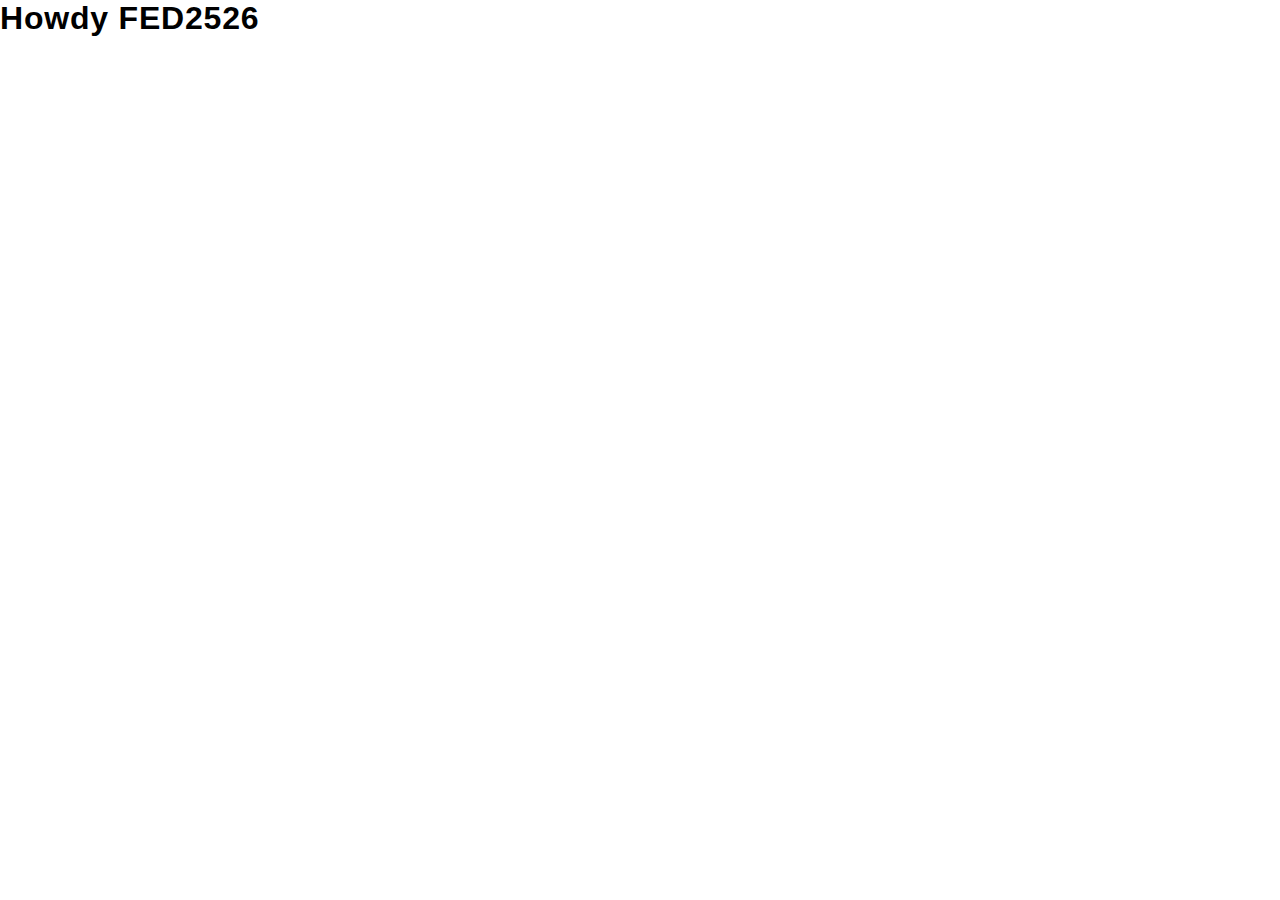
<file: index.html>
<!DOCTYPE html>
<html lang="nl">
	
<head>
	<meta charset="UTF-8">
	<meta name="author" content="jouw naam">
	<meta name="viewport" content="width=device-width, initial-scale=1">
	
	<title>Howdy FED2526</title>
	
	<link href="styles/style.css" rel="stylesheet">
	<link rel="icon" type="image/svg+xml" href="images/favicon.svg">
</head>

<body>
	<h1>Howdy FED2526</h1>

	<script defer src="scripts/script.js"></script>
</body>
	
</html>
</file>
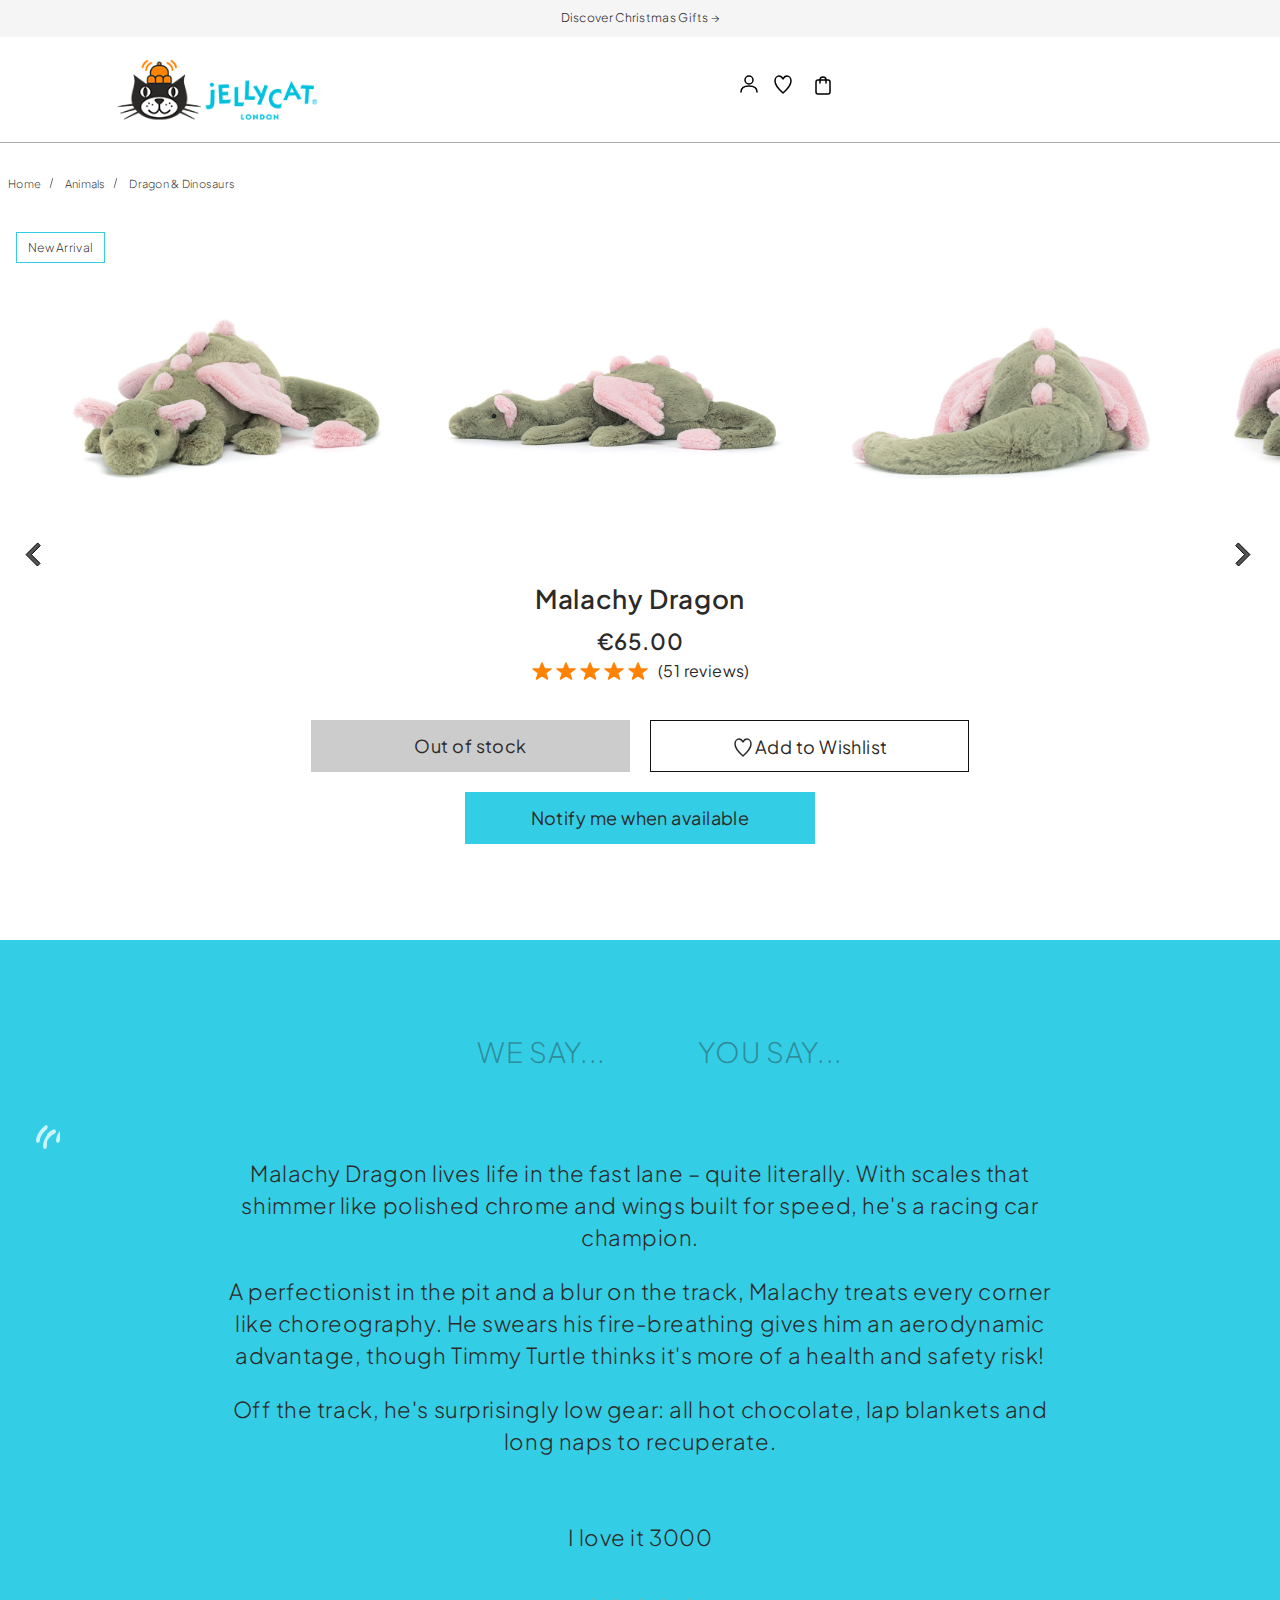
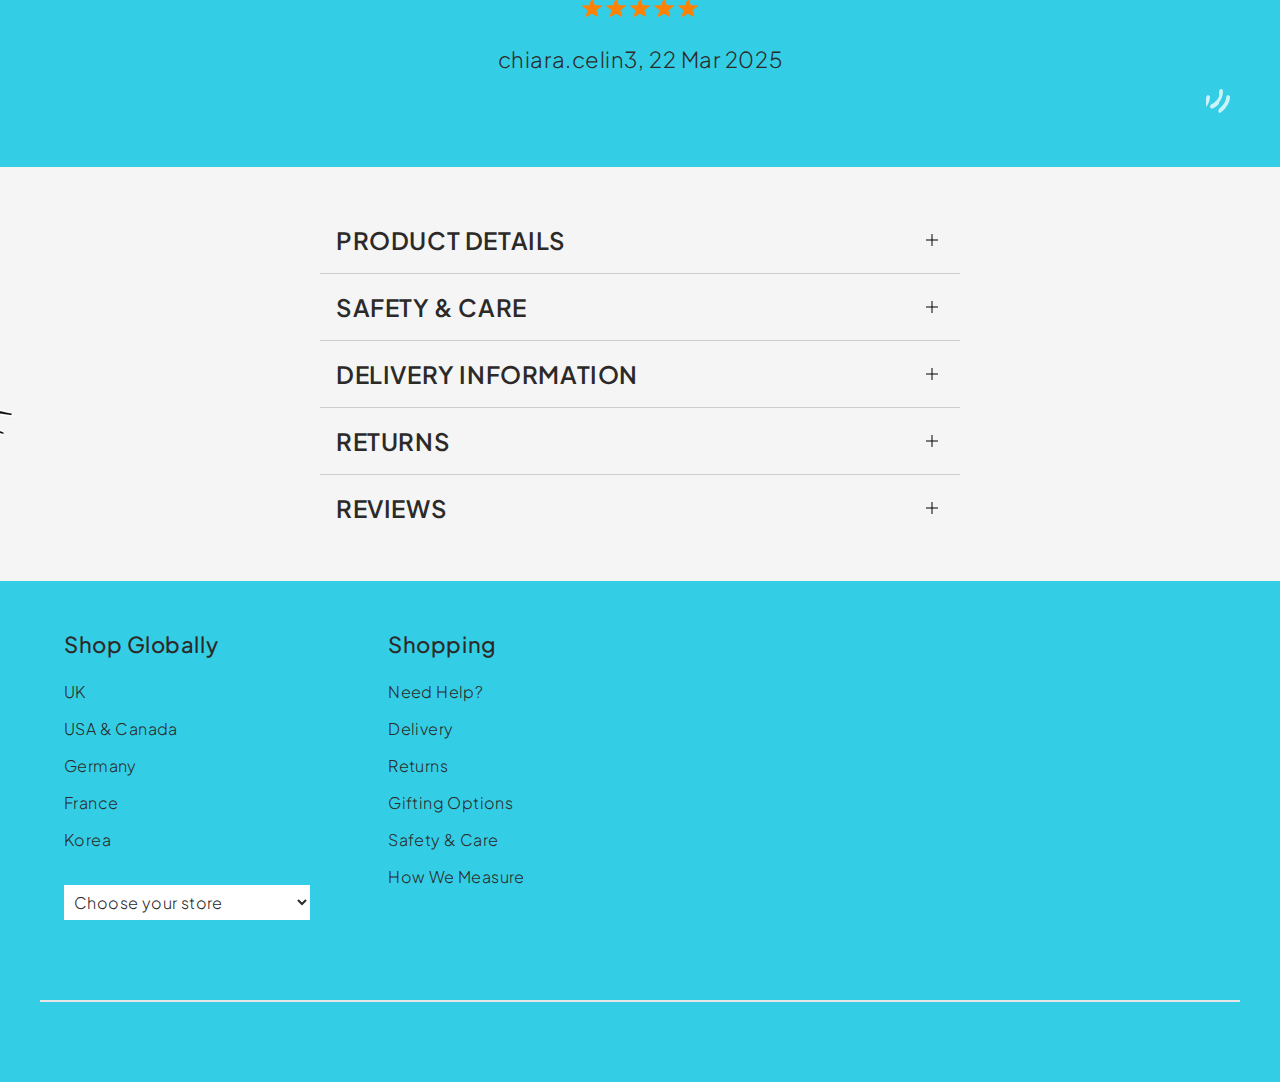
<file: productoverview.html>
<!DOCTYPE html>
<html lang="en">
	
<head>
	<meta charset="UTF-8">
	<meta name="author" content="Myrthe Wolters">
	<meta name="viewport" content="width=device-width, initial-scale=1">
	
	<title>Jellycat Product Overview</title>
	
	<link href="styles/style.css" rel="stylesheet">
	<link rel="icon" type="image/svg+xml" href="images/favicon.svg">
	<link rel="preconnect" href="https://fonts.googleapis.com">
	<link rel="preconnect" href="https://fonts.gstatic.com" crossorigin>
	<link href="https://fonts.googleapis.com/css2?family=Plus+Jakarta+Sans:ital,wght@0,200..800;1,200..800&display=swap" rel="stylesheet">	
</head>



<body>
    <header>
		<p>Discover Christmas Gifts →</p>
	
	<nav>

		<div class="ham-search">
			<!-- Hamburger menu button -->
			<button class="ham-menu" aria-label="Open menu">
				<svg class="hamburgerIcon" xmlns="http://www.w3.org/2000/svg" viewBox="0 0 30 30" aria-hidden="true">
					<path class="line" d="M 5 5 H 32" />
					<path class="line" d="M 5 15 H 32" />
					<path class="line" d="M 5 25 H 32" />
				</svg>
			</button>

			<button aria-label="Search">
			<svg width="24" height="24" aria-hidden="true">
				<use href="icons/icons.svg#searchIcon"/>
			</svg>
			</button>
		</div>

		<search>
			<form>
				<fieldset>
					<i aria-hidden="true">
						<svg>
							<use href="icons/icons.svg#searchIcon"></use>
						</svg>
					</i>
					<input type="search" id="searchbar" placeholder="Search our collection..." aria-label="Search our collection">
				</fieldset>
				
			</form>
		</search>
        
        <!-- Off-screen mobile menu -->
		 <div class="off-screen-menu">
			<div class="off-screen-menu-heading">
				<img src="images/jellycat-logo.png" alt="Jellycat logo">
				<button class="closeIcon" aria-label="Close menu">
					<svg aria-hidden="true">
						<use href="icons/icons.svg#closeIcon"></use>
					</svg>
				</button>
			</div>
			
            <ul class=hammenu-pages>
                <li>
					<a class="hammenu-header" href="#">New</a>
				</li>
                <li>
					<a class="hammenu-header" href="#">Explore all</a>
				</li>
                <li>
					<button class="hammenu-header" aria-label="Discover menu">
						Discover
						<svg aria-hidden="true">
						<use href="icons/icons.svg#plusIcon"></use>
						</svg>
					</button>
					<div class="dropdown-content">
						<ul>
							<li><a href="#">Christmas</a></li>
							<li><a href="#">Autumn & Winter</a></li>
							<li><a href="#">Coming soon</a></li>
							<li><a href="#">Best Sellers</a></li>
							<li><a href="#">Back In Stock</a></li>
							<li><a href="#">All Soft Toys</a></li>
							<li><a href="#">Bashfull Bunnies</a></li>
							<li><a href="#">All Bashfull</a></li>
							<li><a href="#">Bartholomew Bear & Friends</a></li>
							<li><a href="#">Little Toys</a></li>
							<li><a href="#">Dressed Up Toys</a></li>
							<li><a href="#">Super Soft & Cuddly</a></li>
							<li><a href="#">Valentines Day</a></li>
							<li><a href="#">View All →</a></li>
							
						</ul>
					</div>
				</li>
				<li>
					<button class="hammenu-header" aria-label="Animals menu">
						Animals
						<svg aria-hidden="true">
						<use href="icons/icons.svg#plusIcon"></use>
						</svg>
					</button>
					<div class="dropdown-content">
						<p></p>
					</div>
				</li>
				<li>
					<button class="hammenu-header" aria-label="Amuseables menu">
						Amuseables
						<svg aria-hidden="true">
						<use href="icons/icons.svg#plusIcon"></use>
						</svg>
					</button>
					<div class="dropdown-content">
						<p></p>
					</div>
				</li>
				<li>
					<button class="hammenu-header" aria-label="Accessories menu">
						Accessories
						<svg aria-hidden="true">
						<use href="icons/icons.svg#plusIcon"></use>
						</svg>
					</button>
					<div class="dropdown-content">
						<p></p>
					</div>
				</li>
				<li>
					<button class="hammenu-header" aria-label="Baby menu">
						Baby
						<svg aria-hidden="true">
						<use href="icons/icons.svg#plusIcon"></use>
						</svg>
					</button>
					<div class="dropdown-content">
						<p></p>
					</div>
				</li>
				<li>
					<button class="hammenu-header" aria-label="Books menu">
						Books
						<svg aria-hidden="true">
						<use href="icons/icons.svg#plusIcon"></use>
						</svg>
					</button>
					<div class="dropdown-content">
						<p></p>
					</div>
				</li>
				<li>
					<button class="hammenu-header" aria-label="Personalised menu">
						Personalised
						<svg aria-hidden="true">
						<use href="icons/icons.svg#plusIcon"></use>
						</svg>
					</button>
					<div class="dropdown-content">
						<p></p>
					</div>
				</li>
				<li>
					<button class="hammenu-header" aria-label="Gifts menu">
						Gifts
						<svg aria-hidden="true">
						<use href="icons/icons.svg#plusIcon"></use>
						</svg>
					</button>
					<div class="dropdown-content">
						<p></p>
					</div>
				</li>
				<li>
					<a class="hammenu-header" href="#">Jelly Journal</a>
				</li>
            </ul>

			<ul class="hammenu-algemeen">
				<li><img src="images/jellycat-account.svg" alt="" aria-hidden="true">
					<a href="#">Account</a>
				</li>
				<li><svg aria-hidden="true">
						<use href="icons/icons.svg#heartIcon"></use>
					</svg>
					<a href="#">Wishlist</a>
				</li>
				<li><svg aria-hidden="true">
						<use href="icons/icons.svg#bagIcon"></use>
					</svg>
					<a href="#">Bag</a>
				</li>
			</ul>
			
			<a href="#">Get In Touch</a>
		 </div>
        
        
        <!-- Logo (centered) -->
        <a href="index.html" class="logo">
            <img src="images/jellycat-logo.png" alt="Jellycat logo">
        </a>
        
        <!-- Right side icons -->
        <div class="nav-icons">
            <a href="#" aria-label="Account">
                <svg width="24" height="24" aria-hidden="true">
  					<use href="icons/icons.svg#userIcon"/>
				</svg>
            </a>
            <a href="#" aria-label="Favorieten">
                <svg width="24" height="24" aria-hidden="true">
					<use href="icons/icons.svg#heartIcon"/>
				</svg>
            </a>
            <button aria-label="Winkelwagen">
				<svg aria-hidden="true">
                <use href="icons/icons.svg#bagIcon"/>
				</svg>
            </button>
        </div>
    </nav>

		<div class="navmenu-pages">
			<ul>
				<li>
					<a href="#">New</a>
				</li>
				<li>
					<a href="#">Explore all</a>
				</li>
				<li>
					<a href="#">Discover</a>
				</li>
				<li>
					<a href="#">Animals</a>
				</li>
				<li>
					<a href="#">Amuseables</a>
				</li>
				<li>
					<a href="#">Accessories</a>
				</li>
				<li>
					<a href="#">Baby</a>
				</li>
				<li>
					<a href="#">Books</a>
				</li>
				<li>
					<a href="#">Personalised</a>
				</li>
				<li>
					<a href="#">Gifts</a>
				</li>
				<li>
					<a href="#">Jelly Journal</a>
				</li>
			</ul>
		</div>
	</header>

    <main>
        <nav class="breadcrumbs" aria-label="Breadcrumb">
            <ol>
                <li>
					<a href="#">Home</a>
				</li>
                <li>
					<a href="#">Animals</a>
				</li>
                <li>
					<a href="#">Dragon & Dinosaurs</a>
				</li>
            </ol>
        </nav>

        <section>
			<div class="slider">
			
				<p>New Arrival</p>
				
				<ul>
					<li><img src="images/dragon1.jpg" alt="Malachy Dragon plush toy front view"></li>
					<li><img src="images/dragon2-side.jpg" alt="Malachy Dragon plush toy side view"></li>
					<li><img src="images/dragon3-back.jpg" alt="Malachy Dragon plush toy back view"></li>
					<li><img src="images/dragon4-front.jpg" alt="Malachy Dragon plush toy close-up front view"></li>
				</ul>

				<button id="prev-btn" aria-label="Previous image">
					<svg aria-hidden="true">
						<use href="icons/icons.svg#pijllinksIcon"></use>
					</svg>
				</button>
				<button id="next-btn" aria-label="Next image">
					<svg aria-hidden="true">
						<use href="icons/icons.svg#pijlrechtsIcon"></use>
					</svg>
				</button>
			</div>

			<div class="dragon">
				<h1>Malachy Dragon</h1>
				<p>€65.00</p>


				<div class="stars">
					<svg aria-hidden="true">
						<use href="icons/icons.svg#starIcon"></use>
					</svg>
					<svg aria-hidden="true">
						<use href="icons/icons.svg#starIcon"></use>
					</svg>
					<svg aria-hidden="true">
						<use href="icons/icons.svg#starIcon"></use>
					</svg>
					<svg aria-hidden="true">
						<use href="icons/icons.svg#starIcon"></use>
					</svg>
					<svg aria-hidden="true">
						<use href="icons/icons.svg#starIcon"></use>
					</svg>

					<a href="#">(51 reviews)</a>
				</div>
				
				<div class="dragon-buttons">
					<button disabled>Out of stock</button>
					<button aria-label="Add to Wishlist">
						<svg width="24" height="24" aria-hidden="true">
							<use href="icons/icons.svg#heartIcon"/>
						</svg>
						Add to Wishlist
					</button>
					<button>Notify me when available</button>
				</div>
			</div>
		</section>


        <section class="wesay-yousay">
			<h2 hidden>Quote the about dragon and what we say</h2>
            <ul>
                <li>
					<button data-target="quote1" aria-label="We say about this product">We say...</button>
				</li>
                <li>
					<button data-target="quote2" aria-label="Customer reviews">You say...</button>
				</li>
            </ul>

			<div class="quote">
				<div id="quote1">
					<p>Malachy Dragon lives life in the fast lane – quite literally. With scales that shimmer like polished chrome and wings built for speed, he's a racing car champion.</p> 

					<p>A perfectionist in the pit and a blur on the track, Malachy treats every corner like choreography. He swears his fire-breathing gives him an aerodynamic advantage, though Timmy Turtle thinks it's more of a health and safety risk!</p>

					<p>Off the track, he's surprisingly low gear: all hot chocolate, lap blankets and long naps to recuperate. </p>
				</div>
				
				<div id="quote2">
					<p>I love it 3000</p>

					<div class="stars2">
					<svg aria-hidden="true">
						<use href="icons/icons.svg#starIcon"></use>
					</svg>
					<svg aria-hidden="true">
						<use href="icons/icons.svg#starIcon"></use>
					</svg>
					<svg aria-hidden="true">
						<use href="icons/icons.svg#starIcon"></use>
					</svg>
					<svg aria-hidden="true">
						<use href="icons/icons.svg#starIcon"></use>
					</svg>
					<svg aria-hidden="true">
						<use href="icons/icons.svg#starIcon"></use>
					</svg>
					</div>

					<p>chiara.celin3, 22 Mar 2025</p>
				</div>
			</div>
        </section>

        <section class="dropdowns">
			<ul>
				<li>
					<button class="dropdown-header" aria-label="Product Details">
						Product Details
						<svg aria-hidden="true">
						<use href="icons/icons.svg#plusIcon"></use>
						</svg>
					</button>
					<div class="dropdown-content">
						<p></p>
					</div>
					
				</li>
				<li>
					<button class="dropdown-header" aria-label="Safety & Care">
						Safety & Care
						<svg aria-hidden="true">
						<use href="icons/icons.svg#plusIcon"></use>
						</svg>
					</button>
					<div class="dropdown-content">
						<p></p>
					</div>
				</li>
				<li>
					<button class="dropdown-header" aria-label="Delivery Information">
						Delivery Information
						<svg aria-hidden="true">
						<use href="icons/icons.svg#plusIcon"></use>
						</svg>
					</button>
					<div class="dropdown-content">
						<p></p>
					</div>
				</li>
				<li>
					<button class="dropdown-header" aria-label="Returns">
						Returns
						<svg aria-hidden="true">
						<use href="icons/icons.svg#plusIcon"></use>
						</svg>
					</button>
					<div class="dropdown-content">
						<p></p>
					</div>
				</li>
				<li>
					<button class="dropdown-header" aria-label="Reviews">
						Reviews
						<svg aria-hidden="true">
						<use href="icons/icons.svg#plusIcon"></use>
						</svg>
					</button>
					<div class="dropdown-content">
						<ul>
							<li>
								<h5>"Love it!"</h5>
								<div class="stars">
									<svg aria-hidden="true">
										<use href="icons/icons.svg#starIcon"></use>
									</svg>
									<svg aria-hidden="true">
										<use href="icons/icons.svg#starIcon"></use>
									</svg>
									<svg aria-hidden="true">
										<use href="icons/icons.svg#starIcon"></use>
									</svg>
									<svg aria-hidden="true">
										<use href="icons/icons.svg#starIcon"></use>
									</svg>
									<svg aria-hidden="true">
										<use href="icons/icons.svg#starIcon"></use>
									</svg>
								</div>
								<p>By Tosia, 2025 Oct 17th</p>
								<p>I really love it — it's adorable and amazing — but I get the feeling the quality isn't quite as good as with the other dragons.</p>
							</li>
							<li>
								<h5>"The stock"</h5>
								<div class="stars">
									<svg aria-hidden="true">
										<use href="icons/icons.svg#starIcon"></use>
									</svg>
									<svg aria-hidden="true">
										<use href="icons/icons.svg#starIcon"></use>
									</svg>
									<svg aria-hidden="true">
										<use href="icons/icons.svg#starIcon"></use>
									</svg>
									<svg aria-hidden="true">
										<use href="icons/icons.svg#starIcon"></use>
									</svg>
									<svg aria-hidden="true">
										<use href="icons/icons.svg#starIcon"></use>
									</svg>
								</div>
								<p>By nouf, 2025 Jul 21st</p>
								<p>Please put this cutie back in stock!!</p>
							</li>
							<li>
								<h5>"PLS BRING IT BACK"</h5>
								<div class="stars">
									<svg aria-hidden="true">
										<use href="icons/icons.svg#starIcon"></use>
									</svg>
									<svg aria-hidden="true">
										<use href="icons/icons.svg#starIcon"></use>
									</svg>
									<svg aria-hidden="true">
										<use href="icons/icons.svg#starIcon"></use>
									</svg>
									<svg aria-hidden="true">
										<use href="icons/icons.svg#starIcon"></use>
									</svg>
									<svg aria-hidden="true">
										<use href="icons/icons.svg#starIcon"></use>
									</svg>
								</div>
								<p>By L., 2025 Jul 17th</p>
								<p>I need it pls restock :((</p>
							</li>
							<li>
								<h5>"Restocks PLEASE"</h5>
								<div class="stars">
									<svg aria-hidden="true">
										<use href="icons/icons.svg#starIcon"></use>
									</svg>
									<svg aria-hidden="true">
										<use href="icons/icons.svg#starIcon"></use>
									</svg>
									<svg aria-hidden="true">
										<use href="icons/icons.svg#starIcon"></use>
									</svg>
									<svg aria-hidden="true">
										<use href="icons/icons.svg#starIcon"></use>
									</svg>
									<svg aria-hidden="true">
										<use href="icons/icons.svg#starIcon"></use>
									</svg>
								</div>
								<p>By Jian Yi Lee, 2025 Jul 16th</p>
								<p>I need this for my friend's birthday present</p>
							</li>
							<li>
								<h5>"More!"</h5>
								<div class="stars">
									<svg aria-hidden="true">
										<use href="icons/icons.svg#starIcon"></use>
									</svg>
									<svg aria-hidden="true">
										<use href="icons/icons.svg#starIcon"></use>
									</svg>
									<svg aria-hidden="true">
										<use href="icons/icons.svg#starIcon"></use>
									</svg>
									<svg aria-hidden="true">
										<use href="icons/icons.svg#starIcon"></use>
									</svg>
									<svg aria-hidden="true">
										<use href="icons/icons.svg#starIcon"></use>
									</svg>
								</div>
								<p>By Allie, 2025 Jul 9th</p>
								<p>We need a restock for this cutie!</p>
							</li>
						</ul>
					</div>
				</li>
				
			</ul>

		</section>


    </main>

    <footer> 
		<h2 hidden>footer</h2>

		<article>
			<h3>Shop Globally</h3>
				<ul>
					<li>
						<a href="">UK</a>
					</li>
					<li>
						<a href="">USA & Canada</a>
					</li>
					<li>
						<a href="">Germany</a>
					</li>
					<li>
						<a href="">France</a>
					</li>
					<li>
						<a href="">Korea</a>
					</li>
				</ul>
	
			<form>
				<fieldset>
					<legend class="visually-hidden">Store</legend>
					<label for="store-select" class="visually-hidden">Store selector</label>
					<select id="store-select" name="country" aria-label="Store selector">
						<option value="" disabled selected>Choose your store</option>
						<option value="EU" lang="en">Europe & Rest of the world</option>
						<option value="USA & Canada" lang="en">United States & Canada</option>
						<option value="Germany" lang="de">Germany</option>
						<option value="France" lang="fr">France</option>
						<option value="Korea" lang="ko">Korea</option>
						<option value="UK" lang="en">United Kingdom</option>
					</select>
				</fieldset>
			</form>
		</article>

		<hr>

		<article>
			<h3>Shopping</h3>
				<ul>
					<li>
						<a href="">Need Help?</a>
					</li>
					<li>
						<a href="">Delivery</a>
					</li>
					<li>
						<a href="">Returns</a>
					</li>
					<li>
						<a href="">Gifting Options</a>
					</li>
					<li>
						<a href="">Safety & Care</a>
					</li>
					<li>
						<a href="">How We Measure</a>
					</li>
				</ul>
		</article>

	</footer>

	<script defer src="scripts/script.js"></script>

</body>
</file>
<file: styles/style.css>
/**************/
/* CSS REMEDY */
/**************/
*, *::after, *::before {
  box-sizing:border-box; 
  margin: 0; 
  text-decoration: none;
  list-style: none;
  font-family: "Plus Jakarta Sans", sans-serif;
  letter-spacing: .025em;
  
}

.hidden {
	display: none;
}

 

/*********************/
/* CUSTOM PROPERTIES */
/*********************/
:root {
	/* startje */
	--color-text:#2c2a29;
	--color-background:#eee;
	--link-color: #2c2a29;
	--background-color: white;
	--border-color: #111;
	--button-bg: white;
	--nav-bg: white;
	--light-bg: #f5f5f5;
	--border-light: #cecece;
	--text-gray: #666;
	--svg-color: #000;
}

@media (prefers-color-scheme: dark) {
	:root {
		--color-text: #e5e5e5;
		--color-background: #1a1a1a;
		--link-color: #e5e5e5;
		--background-color: #2c2a29;
		--border-color: #e5e5e5;
		--button-bg: #2c2a29;
		--nav-bg: #2c2a29;
		--light-bg: #333;
		--border-light: #555;
		--text-gray: #b3b3b3;
		--svg-color: #e5e5e5;
	}
}


/****************/
/* JOUW STYLING */
/****************/

/*************/
/* Header */
/************/

header p {
	background-color: var(--light-bg);
	padding-top: .60rem;
	padding-bottom: 0.70rem;
	text-align: center;
	font-weight: 300;
	font-size: .75rem;
	line-height: 1rem;
	color: var(--color-text);
	
}

header img {
	max-width: 100%;
	height: auto;
	display: block;
}

button { 
	border: none;
	background-color: var(--button-bg);
}



/* Nav */

nav {
	display: flex;
    flex-direction: row;
	justify-content:space-between;
	align-items: center;
	padding-left: 0.5em;
	padding-right: 0.5em;
	background-color: var(--nav-bg);
}

.logo {
	margin-top: .5rem;
	margin-bottom: .5rem;
	
}

.logo img {
	width: 8em;
	height: 3.3em;
}

@media (min-width: 1280px) {
	.logo img {
		width: 13em;
		height: 5.3em;
		
	}

	.logo {
	margin-top: 0;
	margin-bottom: 0;
	justify-self: center;
	
}

	nav {
		display: grid;
		grid-template-columns: 1fr 1fr 1fr;
		align-items: center;
		padding-left: 0.5em;
		padding-right: 0.5em;

}
}



.ham-search {
	display: flex;
	flex-direction: row;
	align-items: center;
	justify-content: space-between;
}



@media (min-width: 768px) {
	nav	{
		padding-top: .75rem;
		padding-bottom: .5rem;
	}
}

@media (max-width: 1280px) {
    nav search {
        display: none;
	}

	.navmenu-pages {
		display: none;
	}
}

@media (min-width: 1280px) {
    nav form {
        padding-top: .375rem;
        padding-bottom: .375rem;
		padding-left: 1rem;
	}

	i svg {
		width: 24px;
		height: 24px;
	}

	nav fieldset {
		display: flex;
		flex-direction: row;
		align-items: center;
		width: 17.375rem;
		height: 2.5rem;
		border-radius: 0.3em;
		border: 1px solid silver;
		background-color: var(--background-color);
		
	}

	input {
		border: none;
		width: 14rem;
		background-color: var(--background-color);
		color: var(--color-text);
		
	}

	.navmenu-pages ul {
    justify-content: center;
    display: flex;
    padding: 1.2em 1.2em 0 1.2em;
    border-top: 1px solid rgb(214, 214, 214);
	background-color: var(--nav-bg);
}

.navmenu-pages a {
    color: var(--link-color);
    padding-left: 1em;
    padding-right: 1em;
    text-transform: uppercase;
    font-size: .875rem;
    font-weight: 350;
    display: block; 
    padding-bottom: 0.5em; 
}

.navmenu-pages li {
    position: relative;
    padding-bottom: 0.5em; 
}

.navmenu-pages li:hover {
    border-bottom: 2.5px solid #33cee5;
}
	
}



/* Ham menu button*/

.ham-menu {
  z-index: 10;
  background: transparent; 
  border: none;
  padding: 8px;
  cursor: pointer;
}

.hamburgerIcon {
  width: 30px;
  height: 24px;

}

@media (min-width: 768px) {
	.hamburgerIcon	{
		width: 40px;
  		height: 34px;
	}

	.ham-search:last-of-type button	{
		width: 34px;
  		height: 34px;
	}
}



.hamburgerIcon path {
  fill: none; 
  stroke: var(--svg-color);
  stroke-width: 2.5; 
  stroke-linecap: square;
  transition: all 0.3s ease-in-out;
  
}

/* Active state */
.hamburgerIcon.active path:nth-child(1) {
  transform: rotate(45deg) translateY(10px);
  transform-origin: center 15px;
  
}
.hamburgerIcon.active path:nth-child(2) {
  opacity: 0;
}
.hamburgerIcon.active path:nth-child(3) {
  transform: rotate(-45deg) translateY(-10px);
  transform-origin: center 15px;
  
} 


/* overige buttons */


.nav-icons svg {
	width: 24px;
	height: 24px;
	color: var(--svg-color);
}

.nav-icons{
	display: flex;
	flex-direction: row;
	justify-content: space-between;
	align-items: center;
	
}

@media (min-width: 768px) {
	.nav-icons svg	{
		width: 34px;
  		height: 34px;
	}
}

@media (min-width: 1280px) {
	.nav-icons {
		justify-content: end;
	}
}


/* off screen menu */

.off-screen-menu {
    display: flex;
    flex-direction: column;    
    background-color: var(--background-color);
    width: 100%;
    height: 100dvh; /* Dynamic viewport height - beter voor mobiel */
    position: fixed;
    top: 0;
    left: 0;
    transform: translateY(100%);
    transition: transform 400ms cubic-bezier(0.4, 0, 0.2, 1);
    z-index: 12;
    overflow-y: auto;
    -webkit-overflow-scrolling: touch; /* Smooth scrolling op iOS */
	padding-top: 2.25rem;
	visibility: hidden;
}

.off-screen-menu li {
    margin-top: 0.3em;
	
}

.off-screen-menu a {
	color: var(--link-color);
}

.off-screen-menu.active {
    transform: translateY(0); /* Schuift omhoog in beeld */
	visibility: visible;
}

body.menu-open {
    overflow: hidden;
    position: fixed;
    width: 100%;
}

/* styling in menu */

.off-screen-menu svg{
	width: 48px;
  	height: 48px;
	color: var(--svg-color);
}

.off-screen-menu-heading {
	display: grid;
	grid-template-columns: 0.5fr 1fr 48px;
	padding-top: 1rem;
	padding-bottom: 1rem;
	padding-left: 1.5rem;
	padding-right: 1.5rem;

}

.off-screen-menu img {
	width: 8em;
    height: 3.3em;
	grid-column-start: 2;
	
}

#closeIcon {
	grid-column-start: 3;
}

.off-screen-menu > a:last-child {
	background-color: #333;
	color: #e5e5e5;
	padding:  2.5em 1.5em 5em 2.5em ;
}

@media (prefers-color-scheme: dark) {
	.off-screen-menu > a:last-child {
		background-color: #1a1a1a;
	}
}

/* uitklap pages */
.hammenu-pages svg {
	width: 24px;
	height: 24px; 
}

.hammenu-pages {
	padding-top: .25rem;
    padding-bottom: 2.5rem;
	border-bottom: 1px solid var(--color-text);
	padding-left: 2.25rem;
    padding-right: 2.25rem;
	padding-right: 2.25rem;
	
}


.hammenu-pages li:last-child {
    border-bottom: none;
}

.hammenu-header {
    width: 100%;
    display: flex;
    justify-content: space-between;
    align-items: center;
    padding: 0.7rem;
    cursor: pointer;
    transition: background-color 0.2s;

	font-size: 1.2em;
	font-weight: 350;
	color: var(--color-text);

	
}



/* font */


.hammenu-pages a {
	font-size: 1.2em;
	font-weight: 350;
	color: var(--color-text);
}

.dropdown-content {
    max-height: 0;
    overflow: hidden;
    transition: max-height 0.3s ease, padding 0.3s ease;
    padding: 0 24px;
}

.dropdown-content.open {
    max-height: 700px;
    padding: 0 24px 20px 24px;
}

.hammenu-header.open {
	font-weight: 600;
}

.dropdown-content a {
    color: var(--text-gray);
    font-size: .9375rem;
    font-weight: 400;
    line-height: 1.5rem;

}

.dropdown-content ul li:last-child a {
    font-weight: 600;
    text-transform: uppercase;
}

.dropdown-content ul {
	padding: 0;
}

.hammenu-algemeen {
	padding: 1.5rem 2.5rem 1.5rem 2.5rem ;
	
}

.hammenu-algemeen a {
	line-height: 2.25rem;
	font-size: 1rem;
	font-weight: 450;
}

.hammenu-algemeen li {
	display: flex;
	flex-direction: row;
	align-items: center;
}

.hammenu-algemeen img {
	width: 2.1875rem;
	display: inline-block;
	margin-right: .4rem;
}

.hammenu-algemeen svg {
	display: inline-block;
	width: 24px;
	height: 24px;
	margin-right: 1rem;
}

@media (min-width: 1280px) {
    .ham-search, .off-screen-menu {
        display: none;
	}
}
/*************/
/* Main */
/**************/


/* Section 1 */
.section1-christmas {
	background-color: rgba(203, 227, 226, 1);
}

@media (prefers-color-scheme: dark) {
	.section1-christmas {
		background-color: rgba(30, 50, 50, 1);
	}
}

.section1-christmas img {
	height: 44rem;
	max-height: 400px;
	width: 100%;
	object-fit: cover;
	
	
}

.section1-text {
	display: flex;
	flex-direction: column;
	align-items: center;
	text-align: center;
	padding: 2rem;

}

.section1-text h2 {
	font-weight: 500;
	font-size: 1.5rem;
	line-height: 1.75rem;
	margin-bottom: 1.5rem;
	color: var(--color-text);
}

.section1-text p {
	font-weight: 400;
	font-size: 1rem;
	line-height: 1.5rem;
	margin-bottom: 2rem;
	color: var(--color-text);
}

.section1-text a {
    color: var(--link-color);
    border: 1px solid var(--border-color);
    padding: .6rem 1rem;
    display: block; 
	font-size: 1rem;
	max-width: 800px;
	
}

@media (min-width: 768px) {
	.section1-christmas img {
		height: 44rem;
		max-height: 500px;
		width: 100%;
		object-fit: cover;
	
	
}
}

@media (min-width: 1280px) {
	.section1-christmas {
		display: flex;
		flex-direction: row-reverse;
		
	}

	.section1-christmas img {
		height: 44rem;
		width: 100%;
		display: block;
	}

	.section1-text {
		margin-left: 3em;
		margin-right: 3em;
		text-align: left;
		align-items: start;
		justify-content: center;
		width: 75%;
	}
}



/* section 2 carrousel */
.carrousel {
	position: relative;
	overflow: hidden;
	background-color: var(--nav-bg);
}

.carrousel ul {
	margin-top: 4em;
	margin-bottom: 4em;
    width: 100%; 
    padding-left: 1.75rem;
	padding-right: 1.75rem;
    overflow-x: visible; /* scroll verbergen omdat we knoppen gebruiken */
    display: flex;
	align-items: center;
	will-change: transform;
	gap: 40px;
	
}

.carrousel li {
    flex: 0 0 calc(50% - 20px); /* 2 items per view */
    box-sizing: border-box;
	scroll-snap-align: start;
 
}


.carrousel h2 {
	font-size: .875rem;
	font-weight: 500;
	line-height: 1.25rem;
	color: var(--color-text);
}

.carrousel p {
	font-size: .875rem;
	font-weight: 300;
	line-height: 1.25rem;
	padding: .5rem;
	color: var(--color-text);
}


.carrousel img {
    max-width: 100%;
    max-height: 100%;
    object-fit: contain;  
}

.carrousel-text {
	display: flex;
	flex-direction: column;
	text-align: center;
	justify-content: space-between;
	min-height: 7rem;
	padding: .5rem;
}


/* buttons carrousel */
#prev-btn, 
#next-btn {
    position: absolute;
    top: 50%;
    transform: translateY(-50%);
    background-color: transparent;
    border: none;
    font-size: 2rem;
    padding: 5px 10px;
    cursor: pointer;
    z-index: 10;
}

#prev-btn { left: 0; }
#next-btn { right: 0; }


@media (min-width: 768px) {
    .carrousel {
        overflow: visible;
    }
    
    .carrousel ul {
        transform: none !important;
        transition: none !important;
        justify-content: center;
        
        gap: 0;
        margin-left: 0;
    }
    
    .carrousel li {
        max-width: 140px;
    }
    
    /* Verberg buttons op desktop */
    .carrousel #prev-btn,
    .carrousel #next-btn {
        display: none;
    }
}

@media (min-width: 1280px) {
	.carrousel li {
        max-width: 200px;
    }
	
}

/* section 3 categorieen */

.section3-categorieen ul {
	display: grid;
	grid-template-columns: repeat(1, 1fr);
	padding-left: 0;
	max-width: 120rem;
	background-color: var(--nav-bg);
}

.section3-categorieen li {
	display: flex;
	flex-direction: column;
	align-items: center;
	row-gap: 1rem;
	padding-left: 1em;
	padding-right: 1em;
}

.section3-categorieen img {
	max-width: 100%;
	height: auto;
	display: block;

}

.section3-categorieen a {
	margin-bottom: 1.5em;
	padding-top: 1em;
	padding-bottom: 1em;
	text-align: center;
	color: var(--link-color);
	text-decoration-line: underline;
	text-underline-offset: 8px;
	font-size: .875rem;
	line-height: 1.25rem;
	font-weight: 300;
}

@media (min-width: 834px) {
	.section3-categorieen ul {
		display: grid;
		grid-template-columns: repeat(3, 1fr);
		margin-top: 4em;
		margin-bottom: 4em;
		padding-left: 3em;
		padding-right: 3em;
		
	}
}


/* article */

.article1-main {
	background-color: var(--light-bg);
	display: flex;
	flex-direction: column-reverse;
}

.imgarticle-small {
	width: 100%;
	height: 100%;
}

.article1-main-text {
	display: flex;
	flex-direction: column;
	justify-content: center;
	padding: 2rem;
	
}

.article1-main-text h2 {
	font-weight: 550;
	font-size: 1.5rem;
	line-height: 1.75rem;
	margin-bottom: 1rem;
	color: var(--color-text);
}

.article1-main-text p {
	font-weight: 300;
	font-size: 1rem;
	color: var(--color-text);
	line-height: 1.5625rem;
}

@media (max-width: 768px) {
	.imgarticle-big {
		display: none;
	}
}

@media (min-width: 768px) {
	.article1-main {
		display: grid;
		grid-template-columns: 1fr 1fr;
	}

	.imgarticle-small {
		display: none;
	}

	.article1-main-text {
		align-content: center;
		padding: 2rem 2.5rem;
		
	}

	.imgarticle-big {
		height: 100%;
		width: 100%;
		object-fit: contain;
		
	}

	.article1-main-text h2 {
		font-size: 1.625rem;
        line-height: 1.875rem;
		
	}

}


/**************/
/* Footer */
/**************/

footer {
	background-color: #33cee5;
	column-gap: 1rem;
	padding-top: 2rem;
	padding-bottom: 2rem;
	padding-left: 2rem;
	padding-right: 2rem;

}

@media (prefers-color-scheme: dark) {
	footer {
		background-color: #1a4d4d;
	}
}

footer h3 {
	font-weight: 500;
	font-size: 1.25rem;
	margin-bottom: 0.6em;
	color: var(--color-text);
}

footer a {
	color: var(--link-color);
	font-weight: 300;
	font-size: .875rem;
	line-height: 1.25rem;
	

}

footer li {
	margin-bottom: 0.75em;
}

footer article {
	margin-left: 1.5rem;
	
}

footer ul {
	padding: 0;
	
}

 footer fieldset {
	border: none;
	padding: 0;
	
 }

 footer select {
	padding: .375rem;
	border: none;
	font-size: 1rem;
	font-weight: 300;
	margin-top: 1.3em;
	background-color: var(--background-color);
	color: var(--color-text);
 }

 hr {
	border: #e5e5e5 solid 0.5px;
	margin-top: 2rem;
	margin-bottom: 2rem;
 }

 @media (prefers-color-scheme: dark) {
	hr {
		border-color: #666;
	}
}

.visually-hidden {
  position: absolute;
  width: 1px;
  height: 1px;
  margin: -1px;
  padding: 0;
  overflow: hidden;
  clip: rect(0, 0, 0, 0);
  border: 0;
}

@media (min-width: 768px) {
	footer {
		display: grid;
		grid-template-columns: repeat(15, minmax(0, 1fr));;
		padding: 3rem 2.5rem 3rem 2.5rem;
	}

	footer article:first-of-type {
		grid-column-start: 1;
		grid-column-end: 4;
		margin-bottom: 3rem;
	}

	footer article:nth-of-type(2) {
		grid-column-start: 5;
		grid-column-end: 9;
		margin-bottom: 3rem;
	}

	hr {
		grid-column-start: 1;
		grid-column-end: 16;
		grid-row-start: 2;
		grid-row-end: 3;
	}

	footer h3 {
	font-size: 1.375rem;
	line-height: 1.875rem;
	margin-bottom: 1.25rem;

	}

	footer a {
	font-size: 1rem;
	line-height: 1.5625rem;
	margin-bottom: .5rem;

}
}






/* ********************* */
/********************* */
/* Overview page  */
/* ********************* */
/* *********************** */

/* main */

/* breadcrumbs */

.breadcrumbs {
	border-top: 0.02em solid #ababab;
}

@media (prefers-color-scheme: dark) {
	.breadcrumbs {
		border-top-color: #666;
	}
}

.breadcrumbs ol{
	display: flex;
	flex-direction: row;
	margin-block-start: 1em;
    margin-block-end: 1em;
	padding-inline-start: 0;

}

.breadcrumbs a {
	font-size: .6875rem;
	font-weight: 250;
	color: var(--link-color);
}

.breadcrumbs li:not(:first-child)::before {
	border-right: .1em solid #757575;
	content: '';
	display: inline-block;
	height: .6em;
	margin: 0 0.6em;
	transform: rotate(15deg);
}

@media (prefers-color-scheme: dark) {
	.breadcrumbs li:not(:first-child)::before {
		border-right-color: #b3b3b3;
	}
}


/* productcarrousel */

.slider p {
	font-size: .75rem;
	font-weight: 250;
	
	padding-top: 7px;
	padding-bottom: 7px;
	padding-left: 11px;
	padding-right: 11px;
	border: 1px solid #33cee5;
	position: absolute;
	top: 1rem;
	left: 1rem;
	z-index: 11;
	background-color: var(--background-color);
	color: var(--color-text);
}

.slider {
	position: relative;
	overflow: hidden;
}

.slider ul {
    width: 100%; 
    overflow-x: visible; 
	will-change: transform;
    display: flex;
	align-items: center;
	gap: 20px;
	
}

.slider li {
    flex: 0 0 calc(20% - 50%); 
    box-sizing: border-box;
	
    
    
}

.slider img {
    width: 23em;
	display: block;
}


/* buttons carrousel */
.slider #prev-btn, 
.slider #next-btn {
    position: absolute;
    top: 38vh;
    transform: translateY(-50%);
    border: none;
    font-size: 2rem;
    padding: 5px 10px;
    cursor: pointer;
    z-index: 10;
	
	background-color: transparent;
}



#prev-btn svg, #next-btn svg{
	width: 48px;
	height: 48px;
	color: var(--svg-color);
}

/* section 2 */

.dragon {
	padding-left: 1rem;
	padding-right: 1rem;

	margin-bottom: 4em;
	display: flex;
	flex-direction: column;
	align-items: center;
	row-gap: .25rem;
	background-color: var(--nav-bg);
}

.dragon h1 {
	font-size: 1.625rem;
	font-weight: 550;
	margin-bottom: 8px;
	line-height: 1.875rem;
	color: var(--color-text);
}

.dragon p {
	font-size: 1.375rem;
	font-weight: 550;
	line-height: 1.875rem;
	color: var(--color-text);
}

.stars {
	display: flex;
	flex-direction: row;
}

.stars svg {
	width: 24px;
	height: 24px;
}

.stars a {
	padding-left: .5rem;
	color: var(--link-color);
}

.dragon button {
	height: 52px;
	font-size: 1.125rem;
	font-weight: 400;
	text-align: center;
	width: 100%;
	margin-bottom: 1em;
}

@media (max-width: 768px) {
	.dragon button:first-of-type {
	margin-top: 2em;
}
}

.dragon button:first-of-type {
	background-color: #CCCCCC;
	color: var(--color-text);
}

@media (prefers-color-scheme: dark) {
	.dragon button:first-of-type {
		background-color: #555;
	}
}

.dragon button:nth-of-type(2) {
	display: flex;
	flex-direction: row;
	justify-content: space-between;

	border: 1px solid var(--border-color);
	padding-top: .875rem;
	padding-bottom: .875rem;
	padding-left: 2.25rem;
	padding-right: 2.25rem;
	background-color: var(--background-color);
	color: var(--color-text);
}

.dragon button:nth-of-type(3) {
	background-color: #33cee5;
	padding-top: .875rem;
	padding-bottom: .875rem;
	padding-left: 2.25rem;
	padding-right: 2.25rem;
	color: var(--color-text);
}

@media (prefers-color-scheme: dark) {
	.dragon button:nth-of-type(3) {
		background-color: #1a7a7a;
	}
}

@media (min-width: 768px) {
	.dragon-buttons {
		display: grid;
		grid-template-columns: 1fr 1fr;
		margin: 2em;
		gap: 20px;
		align-items: center;
		
	}

	.dragon-buttons button{
		margin: 0;
		
	}

	.dragon button:first-of-type {
		grid-column-start: 1;
		padding-left: 5rem;
		padding-right: 5rem;
	}

	.dragon-buttons button:nth-of-type(2) {
		grid-column-start: 2;
		padding-left: 5rem;
		padding-right: 5rem;
	}

	.dragon-buttons button:nth-of-type(3) {
		grid-column: span 2;
		max-width: 350px;
		justify-self: center;
	}
}

/* section 3 */

.wesay-yousay {
	background-color: #33cee5;
	display: grid;
	margin-left: auto;
    margin-right: auto;
    display: grid;
    max-width: 120rem;
    grid-auto-rows: auto;
    grid-template-columns: repeat(12, minmax(0, 1fr));
    -webkit-column-gap: 1rem;
    -moz-column-gap: 1rem;
    column-gap: 1rem;
    overflow: hidden;
    padding-left: 1rem;
    padding-right: 1rem;
	padding-top: 2.2em;
}

@media (prefers-color-scheme: dark) {
	.wesay-yousay {
		background-color: #1a7a7a;
	}
}

.wesay-yousay ul {
	display: flex;
	justify-content: center;
	grid-column-start: 1;
	grid-column-end: 13;
	
	
}

.wesay-yousay li {
	
	background-repeat: no-repeat;
	background-position: top;
	background-size: 80px auto;
	padding-top: 3.75rem;
	padding-bottom: 0.5rem;
	display: flex;
	flex-direction: column;
	align-items: center;
	
	
}

.wesay-yousay button {
	font-size: 1.25rem;
	text-transform: uppercase;
	background-color: transparent;
	color: var(--color-text);
}


.quote {
	grid-column-start: 3;
	grid-column-end: 11;
	padding-top: 3rem;
    padding-bottom: 3rem;
	text-align: center;
	font-size: 1.125rem;
	font-weight: 300;
	line-height: 1.625rem;
	color: var(--color-text);
}

.quote::before {
	background-image: url(../images/quote-marks.svg);
	content: '';
	position: absolute;
    left: 2em;
    height: 1.5rem;
    width: 1.5rem;
    --tw-translate-x: -35px;
    --tw-translate-y: -17px;
}

.quote::after {
	background-image: url(../images/quote-marks.svg);
	content: '';
	position: absolute;
    right: 5em;
    height: 1.5rem;
    width: 1.5rem;
    transform: translate(40px, -30px) rotate(180deg);
}


/* standaard: niet-actieve knoppen zijn transparanter */
.wesay-yousay li button {
    opacity: 0.4;
    transition: opacity .3s ease;
}

/* actieve button = 100% zichtbaar */
.wesay-yousay li.active button {
    opacity: 1;
}


/* actieve verbergt achtergrond */
.wesay-yousay li {
    background-image: none;
}

.wesay-yousay li.active {
	background-image: url(../images/jellycat-bounce-overviewgif.gif);
	border-bottom: 2px solid #f5f5f5;
}

@media (prefers-color-scheme: dark) {
	.wesay-yousay li.active {
		border-bottom: 2px solid #666;
	}
}

#quote1 {
	padding-top: 2rem;
    padding-bottom: 1.25rem;
}

#quote1 p{
	padding-bottom: 1em;
}

.stars2 {
	display: flex;
	flex-direction: row;
	
	justify-content: center;
	
}

.stars2 svg {
	width: 24px;
	height: 24px;
}


#quote2 p {
	margin-top: 1em;
	margin-bottom: 2em;
}

@media (min-width: 768px) {
	.wesay-yousay button {
		font-size: 1.75rem;
        line-height: 2rem;
		font-weight: 275;
	}

	.wesay-yousay li {
		margin-left: 2.5rem;
		margin-right: 2.5rem;
	}

	.wesay-yousay p {
		font-size: 1.375rem;
		line-height: 2rem;
		
	}
}

/* Dropdowns section 4 */

.dropdowns svg {
	width: 24px;
	height: 24px; 
	color: var(--svg-color);
}

.dropdowns {
	padding-top: 2.5rem;
    padding-bottom: 2.5rem;
	background-color: var(--light-bg);
}

.dropdowns ul {
	padding: 0
	 
}

 .dropdowns li {
    border-bottom: 1px solid var(--border-light);
	background-color: var(--light-bg);
}

.dropdowns li:last-child {
    border-bottom: none;
}

.dropdown-header {
    width: 100%;
    display: flex;
    justify-content: space-between;
	background-color: var(--light-bg);
    align-items: center;
    padding: 1.125rem 1rem;
    cursor: pointer;
    transition: background-color 0.2s;

	font-size: 1.5em;
	font-weight: 600;
	color: var(--color-text);
	text-transform: uppercase;
}


.dropdown-content {
    max-height: 0;
    overflow: hidden;
    transition: max-height 0.3s ease, padding 0.3s ease;
    padding: 0 24px;
}

.dropdown-content.open {
    max-height: 1000px;
    padding: 0 24px 20px 24px;
}

.dropdown-content p {
    color: var(--text-gray);
    font-size: 1rem;
    font-weight: 400;
    line-height: 1.5rem;
    
	padding: 0 1rem;
}

/* reviews */
.dropdown-content li {
	border: none;
	margin-top: 2rem;
    margin-bottom: 2rem;
}

.dropdown-content h5 {
	font-size: 1rem;
    line-height: 1.5625rem;
	font-weight: 500;
	margin-bottom: .5rem;
	color: var(--color-text);
}

.dropdown-content p:first-of-type {
	margin-bottom: .5rem;
	font-size: .75rem;
}

@media (min-width: 1280px) {
	.dropdowns {
		position: relative; 
		display: grid;
		grid-template-columns: repeat(12, minmax(0, 1fr));
		grid-auto-rows: auto;
		
	}

	.dropdowns::before {
		content: "";
		background-image: url(../images/jellycat-animated-cat-on-off-white-128-248.gif);
		background-position: right;
		background-repeat: no-repeat;
		background-size: auto;
		transform: scaleX(-1); 
	}


	.dropdowns ul {
		grid-column-start: 4;
		grid-column-end: 10;
	}
}
</file>
